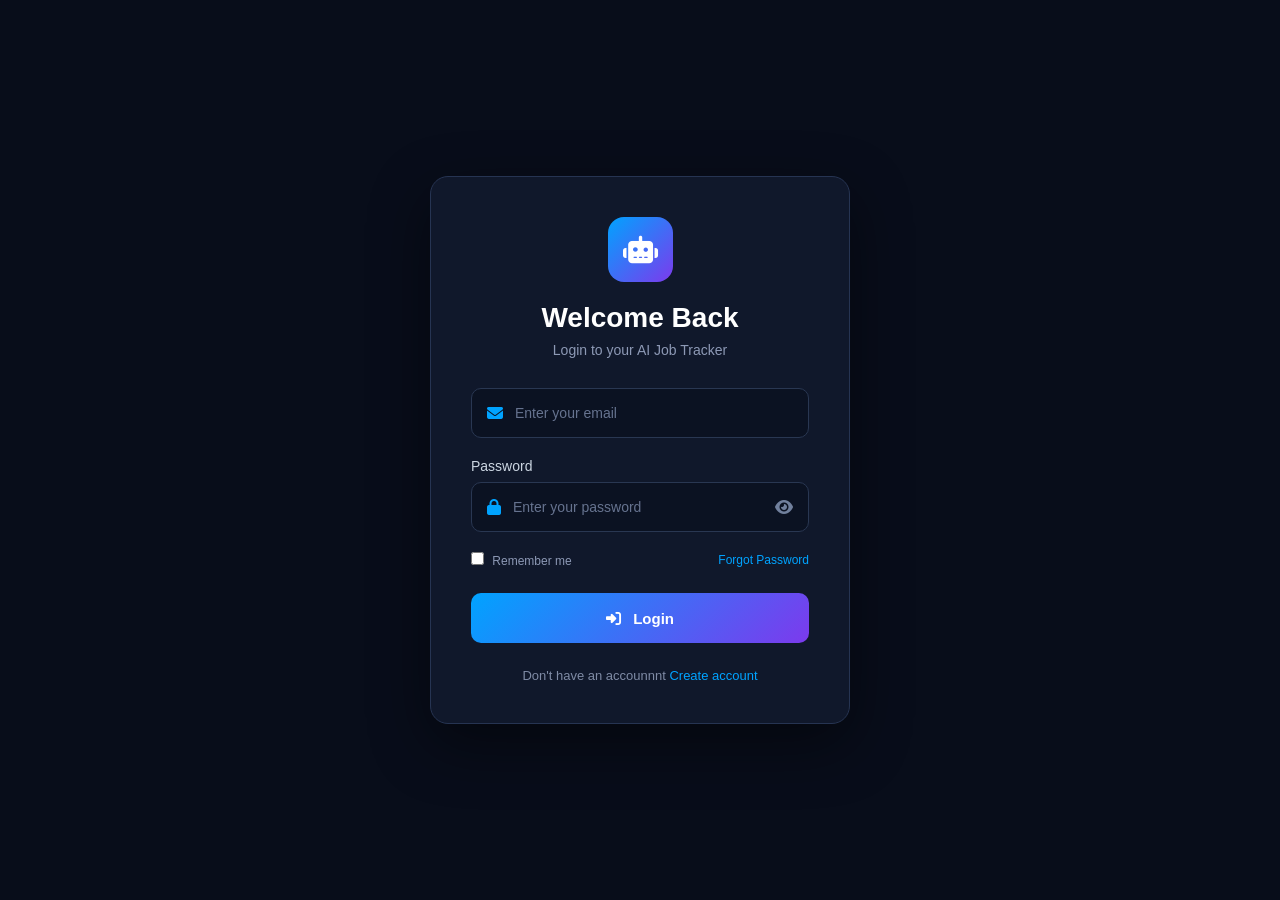
<file: login.html>
<!DOCTYPE html>
<html lang="en">
<head>
    <meta charset="UTF-8">
    <meta name="viewport" content="width=device-width, initial-scale=1.0">
    <title>Login | AI job Tracker</title>
        <link rel="stylesheet"
          href="https://cdnjs.cloudflare.com/ajax/libs/font-awesome/6.5.2/css/all.min.css">
    <link rel="stylesheet" href="login.css">
</head>
<body>
    <div class="login-container">
        <div class="login-card">
            <div class="logo">
            <i class="fa-solid fa-robot"></i>
</div>
<h1>Welcome Back</h1>
<p class="subtitle">
Login to your AI Job Tracker
</p>
<form id="loginForm">
    <div class="input-group">
        <label for="loginEmail"></label>

        <div class="input-box">
        <i class="fa-solid fa-envelope"></i> 

        <input type="email" id="loginEmail" placeholder="Enter your email" required>
        </div>
    </div>
    <div class="input-group">
        <label for="loginPassword">Password</label>
        <div class="input-box">
           <i class="fa-solid fa-lock"></i> 
           <input typee="password" id="loginPassword" placeholder="Enter your password" required>

         <i class="fa-solid fa-eye"
                           id="togglePassword"></i>   
        </div>
    </div>
    <div class="login-options">
        <label>
    <input type="checkbox" id="rememberMe">
    Remember me

        </label>
        <a href="#">Forgot Password</a>
    </div>
    <button type="submit" class="login-btn">
    <i class="fa-solid fa-right-to-bracket"></i>
Login
    </button>
</form>
<p class="signup-text">
    Don't have an accounnnt
    <a hrf="#">Create account</a>
</p>
        </div>
    </div>
       <script src="login.js"></script>

    
</body>
</html>
</file>
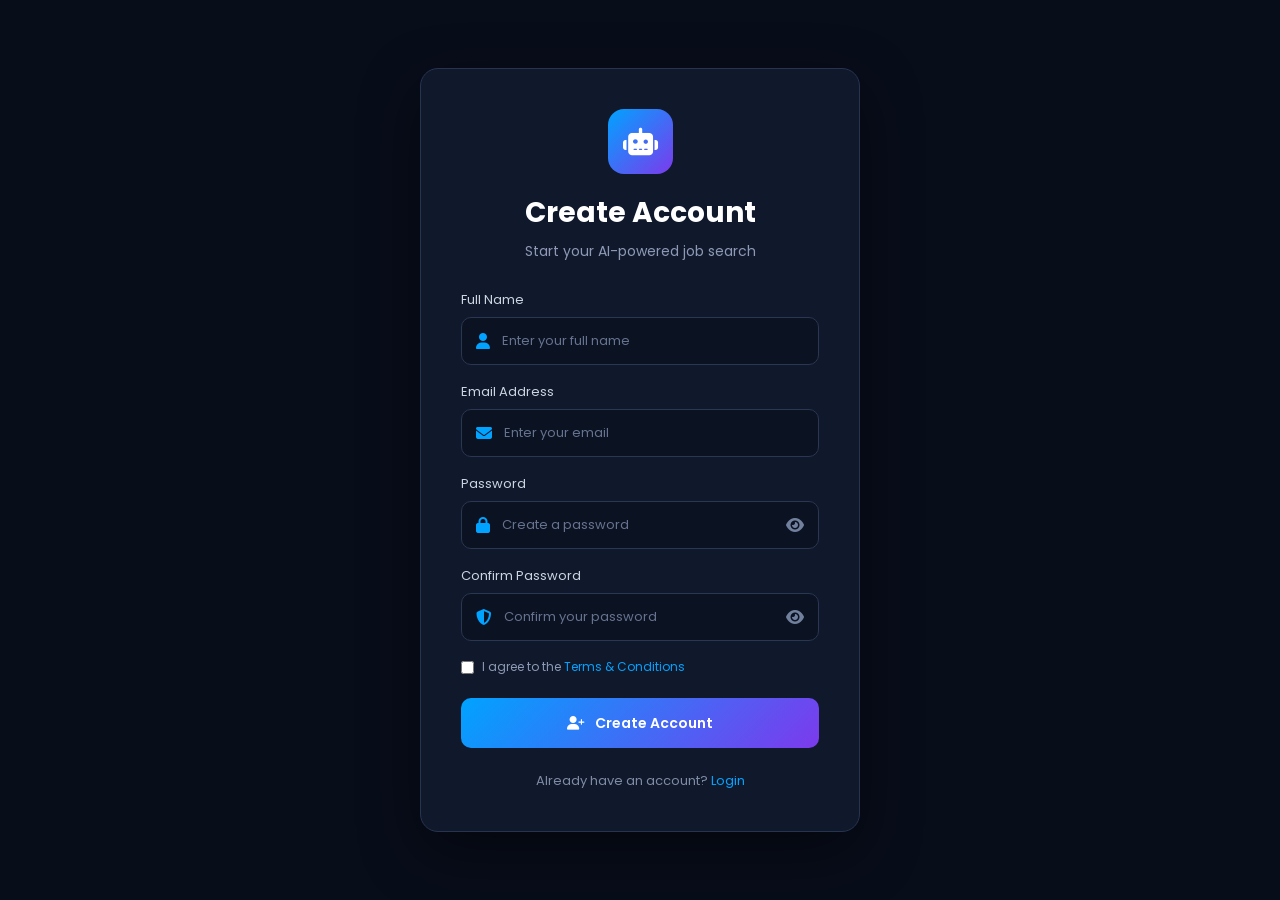
<file: signup.html>
<!DOCTYPE html>
<html lang="en">
<head>
    <meta charset="UTF-8">
    <meta name="viewport" content="width=device-width, initial-scale=1.0">

    <title>Create Account | AI Job Tracker</title>

    <link href="https://fonts.googleapis.com/css2?family=Poppins:wght@400;500;600;700&display=swap"
          rel="stylesheet">

    <link rel="stylesheet"
          href="https://cdnjs.cloudflare.com/ajax/libs/font-awesome/6.5.2/css/all.min.css">

    <link rel="stylesheet" href="signup.css">
</head>

<body>

    <div class="signup-container">

        <div class="signup-card">

            <div class="logo">
                <i class="fa-solid fa-robot"></i>
            </div>

            <h1>Create Account</h1>

            <p class="subtitle">
                Start your AI-powered job search
            </p>

            <form id="signupForm">

                <!-- Full Name -->
                <div class="input-group">
                    <label for="signupName">Full Name</label>

                    <div class="input-box">
                        <i class="fa-solid fa-user"></i>

                        <input
                            type="text"
                            id="signupName"
                            placeholder="Enter your full name"
                            required
                        >
                    </div>
                </div>

                <!-- Email -->
                <div class="input-group">
                    <label for="signupEmail">Email Address</label>

                    <div class="input-box">
                        <i class="fa-solid fa-envelope"></i>

                        <input
                            type="email"
                            id="signupEmail"
                            placeholder="Enter your email"
                            required
                        >
                    </div>
                </div>

                <!-- Password -->
                <div class="input-group">
                    <label for="signupPassword">Password</label>

                    <div class="input-box">
                        <i class="fa-solid fa-lock"></i>

                        <input
                            type="password"
                            id="signupPassword"
                            placeholder="Create a password"
                            required
                        >

                        <i class="fa-solid fa-eye"
                           id="toggleSignupPassword"></i>
                    </div>
                </div>

                <!-- Confirm Password -->
                <div class="input-group">
                    <label for="confirmPassword">Confirm Password</label>

                    <div class="input-box">
                        <i class="fa-solid fa-shield-halved"></i>

                        <input
                            type="password"
                            id="confirmPassword"
                            placeholder="Confirm your password"
                            required
                        >

                        <i class="fa-solid fa-eye"
                           id="toggleConfirmPassword"></i>
                    </div>
                </div>

                <!-- Terms -->
                <label class="terms">
                    <input type="checkbox" id="termsCheckbox">
                    <span>
                        I agree to the
                        <a href="#">Terms & Conditions</a>
                    </span>
                </label>

                <button type="submit" class="signup-btn">
                    <i class="fa-solid fa-user-plus"></i>
                    Create Account
                </button>

            </form>

            <p class="login-text">
                Already have an account?
                <a href="login.html">Login</a>
            </p>

        </div>

    </div>

    <script src="signup.js"></script>

</body>
</html>
</file>
<file: login.css>
* {
    margin: 0;
    padding: 0;
    box-sizing: border-box;
    font-family: "Poppins", sans-serif;
}

body {
    min-height: 100vh;
    background: #080d1a;
    color: #ffffff;
    display: flex;
    align-items: center;
    justify-content: center;
}

.login-container {
    width: 100%;
    min-height: 100vh;
    display: flex;
    align-items: center;
    justify-content: center;
    padding: 20px;
}

.login-card {
    width: 420px;
    padding: 40px;
    background: #10182b;
    border: 1px solid #263452;
    border-radius: 18px;
    box-shadow: 0 20px 60px rgba(0, 0, 0, 0.45);
}

.logo {
    width: 65px;
    height: 65px;
    margin: 0 auto 20px;
    display: flex;
    align-items: center;
    justify-content: center;
    background: linear-gradient(135deg, #00a3ff, #7c3aed);
    border-radius: 16px;
    font-size: 28px;
}

.login-card h1 {
    text-align: center;
    font-size: 28px;
    margin-bottom: 8px;
}

.subtitle {
    text-align: center;
    color: #8d99b5;
    font-size: 14px;
    margin-bottom: 30px;
}

.input-group {
    margin-bottom: 20px;
}

.input-group label {
    display: block;
    margin-bottom: 8px;
    font-size: 14px;
    color: #cbd5e1;
}

.input-box {
    height: 50px;
    display: flex;
    align-items: center;
    gap: 12px;
    padding: 0 15px;
    background: #0b1222;
    border: 1px solid #293752;
    border-radius: 10px;
}

.input-box:focus-within {
    border-color: #00a3ff;
    box-shadow: 0 0 0 2px rgba(0, 163, 255, 0.12);
}

.input-box > i:first-child {
    color: #00a3ff;
}

.input-box input {
    flex: 1;
    height: 100%;
    border: none;
    outline: none;
    background: transparent;
    color: #ffffff;
    font-size: 14px;
}

.input-box input::placeholder {
    color: #66738f;
}

#togglePassword {
    cursor: pointer;
    color: #71809d;
}

.login-options {
    display: flex;
    align-items: center;
    justify-content: space-between;
    margin: 5px 0 25px;
    font-size: 12px;
}

.login-options label {
    color: #8d99b5;
    cursor: pointer;
}

.login-options input {
    margin-right: 5px;
    accent-color: #00a3ff;
}

.login-options a,
.signup-text a {
    color: #00a3ff;
    text-decoration: none;
}

.login-options a:hover,
.signup-text a:hover {
    text-decoration: underline;
}

.login-btn {
    width: 100%;
    height: 50px;
    border: none;
    border-radius: 10px;
    background: linear-gradient(135deg, #00a3ff, #7c3aed);
    color: #ffffff;
    font-size: 15px;
    font-weight: 600;
    cursor: pointer;
    transition: 0.3s;
}

.login-btn:hover {
    transform: translateY(-2px);
    box-shadow: 0 8px 25px rgba(0, 163, 255, 0.25);
}

.login-btn i {
    margin-right: 8px;
}

.signup-text {
    text-align: center;
    color: #7f8ba5;
    font-size: 13px;
    margin-top: 25px;
}

@media (max-width: 480px) {
    .login-card {
        width: 100%;
        padding: 30px 22px;
    }
}
</file>
<file: signup.css>
* {
    margin: 0;
    padding: 0;
    box-sizing: border-box;
    font-family: "Poppins", sans-serif;
}

body {
    min-height: 100vh;
    background: #080d1a;
    color: #ffffff;
}

.signup-container {
    min-height: 100vh;
    display: flex;
    align-items: center;
    justify-content: center;
    padding: 30px 20px;
}

.signup-card {
    width: 440px;
    padding: 40px;
    background: #10182b;
    border: 1px solid #263452;
    border-radius: 18px;
    box-shadow: 0 20px 60px rgba(0, 0, 0, 0.45);
}

.logo {
    width: 65px;
    height: 65px;
    margin: 0 auto 18px;
    display: flex;
    align-items: center;
    justify-content: center;

    background: linear-gradient(135deg, #00a3ff, #7c3aed);
    border-radius: 16px;

    font-size: 28px;
}

.signup-card h1 {
    text-align: center;
    font-size: 28px;
    margin-bottom: 7px;
}

.subtitle {
    text-align: center;
    color: #8d99b5;
    font-size: 14px;
    margin-bottom: 28px;
}

.input-group {
    margin-bottom: 17px;
}

.input-group label {
    display: block;
    margin-bottom: 7px;
    color: #cbd5e1;
    font-size: 13px;
}

.input-box {
    height: 48px;
    display: flex;
    align-items: center;
    gap: 12px;
    padding: 0 14px;

    background: #0b1222;
    border: 1px solid #293752;
    border-radius: 10px;

    transition: 0.2s;
}

.input-box:focus-within {
    border-color: #00a3ff;
    box-shadow: 0 0 0 2px rgba(0, 163, 255, 0.12);
}

.input-box > i:first-child {
    color: #00a3ff;
}

.input-box input {
    flex: 1;
    width: 100%;
    height: 100%;

    border: none;
    outline: none;

    background: transparent;
    color: #ffffff;

    font-size: 13px;
}

.input-box input::placeholder {
    color: #66738f;
}

#toggleSignupPassword,
#toggleConfirmPassword {
    color: #71809d;
    cursor: pointer;
}

.terms {
    display: flex;
    align-items: flex-start;
    gap: 8px;

    margin: 5px 0 22px;

    color: #8d99b5;
    font-size: 12px;

    cursor: pointer;
}

.terms input {
    margin-top: 3px;
    accent-color: #00a3ff;
}

.terms a {
    color: #00a3ff;
    text-decoration: none;
}

.terms a:hover {
    text-decoration: underline;
}

.signup-btn {
    width: 100%;
    height: 50px;

    border: none;
    border-radius: 10px;

    background: linear-gradient(135deg, #00a3ff, #7c3aed);

    color: #ffffff;
    font-size: 14px;
    font-weight: 600;

    cursor: pointer;
    transition: 0.3s;
}

.signup-btn:hover {
    transform: translateY(-2px);
    box-shadow: 0 8px 25px rgba(0, 163, 255, 0.25);
}

.signup-btn i {
    margin-right: 7px;
}

.login-text {
    text-align: center;
    margin-top: 23px;

    color: #7f8ba5;
    font-size: 13px;
}

.login-text a {
    color: #00a3ff;
    text-decoration: none;
}

.login-text a:hover {
    text-decoration: underline;
}

@media (max-width: 480px) {
    .signup-card {
        width: 100%;
        padding: 30px 22px;
    }
}
</file>
